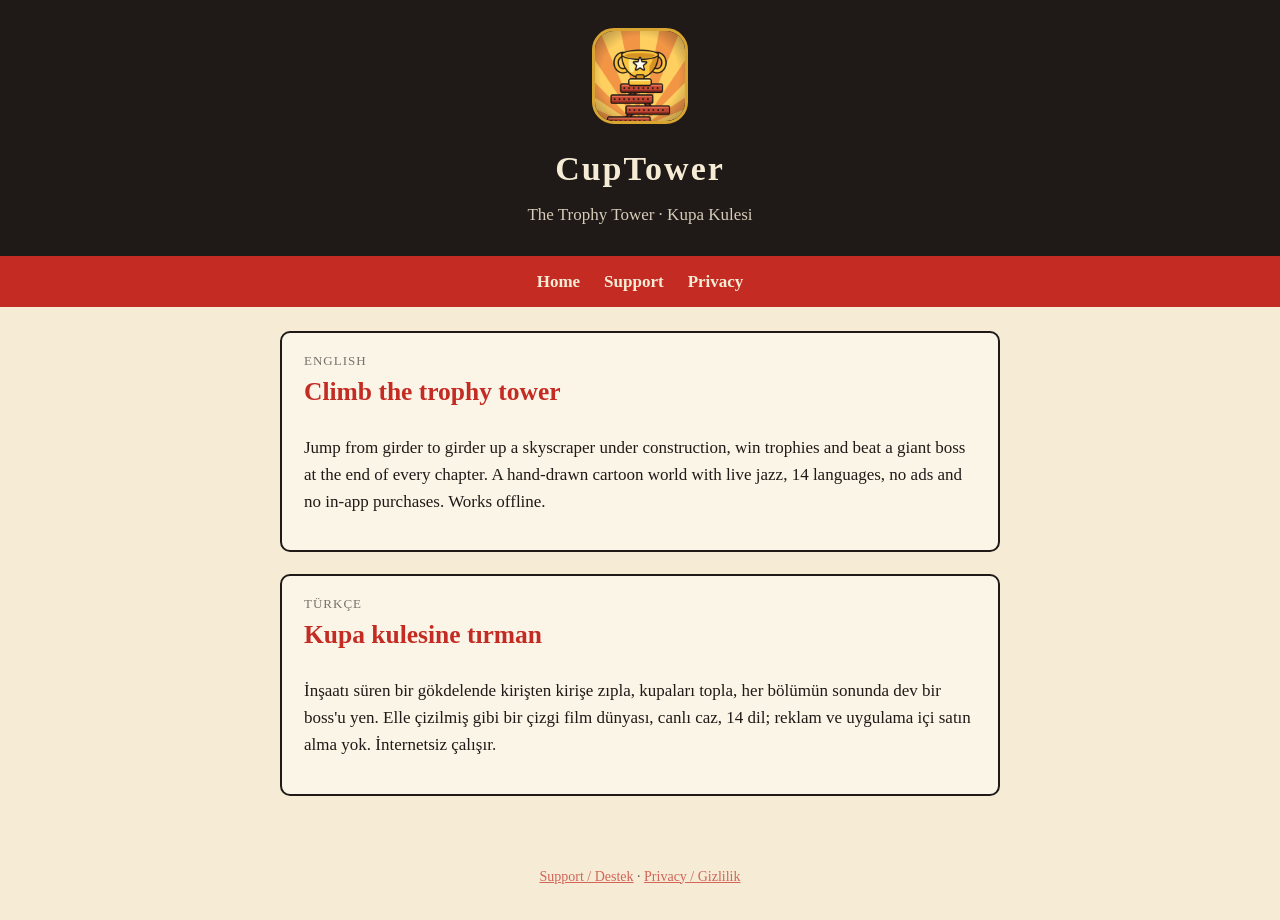
<file: site/index.html>
<!doctype html>
<html lang="en">
<head>
<meta charset="utf-8">
<meta name="viewport" content="width=device-width, initial-scale=1">
<title>CupTower</title>
<link rel="stylesheet" href="style.css">
</head>
<body>
<header><img src="icon.png" alt="CupTower icon"><h1>CupTower</h1><p>The Trophy Tower · Kupa Kulesi</p></header>
<nav><a href="index.html">Home</a><a href="support.html">Support</a><a href="privacy.html">Privacy</a></nav>
<main>
<section>
<div class="lang">English</div>
<h2>Climb the trophy tower</h2>
<p>Jump from girder to girder up a skyscraper under construction, win trophies and beat a giant boss at the end of every chapter. A hand-drawn cartoon world with live jazz, 14 languages, no ads and no in-app purchases. Works offline.</p>
</section>
<section>
<div class="lang">Türkçe</div>
<h2>Kupa kulesine tırman</h2>
<p>İnşaatı süren bir gökdelende kirişten kirişe zıpla, kupaları topla, her bölümün sonunda dev bir boss'u yen. Elle çizilmiş gibi bir çizgi film dünyası, canlı caz, 14 dil; reklam ve uygulama içi satın alma yok. İnternetsiz çalışır.</p>
</section>
</main>
<footer><a href="support.html">Support / Destek</a> · <a href="privacy.html">Privacy / Gizlilik</a></footer>
</body>
</html>
</file>
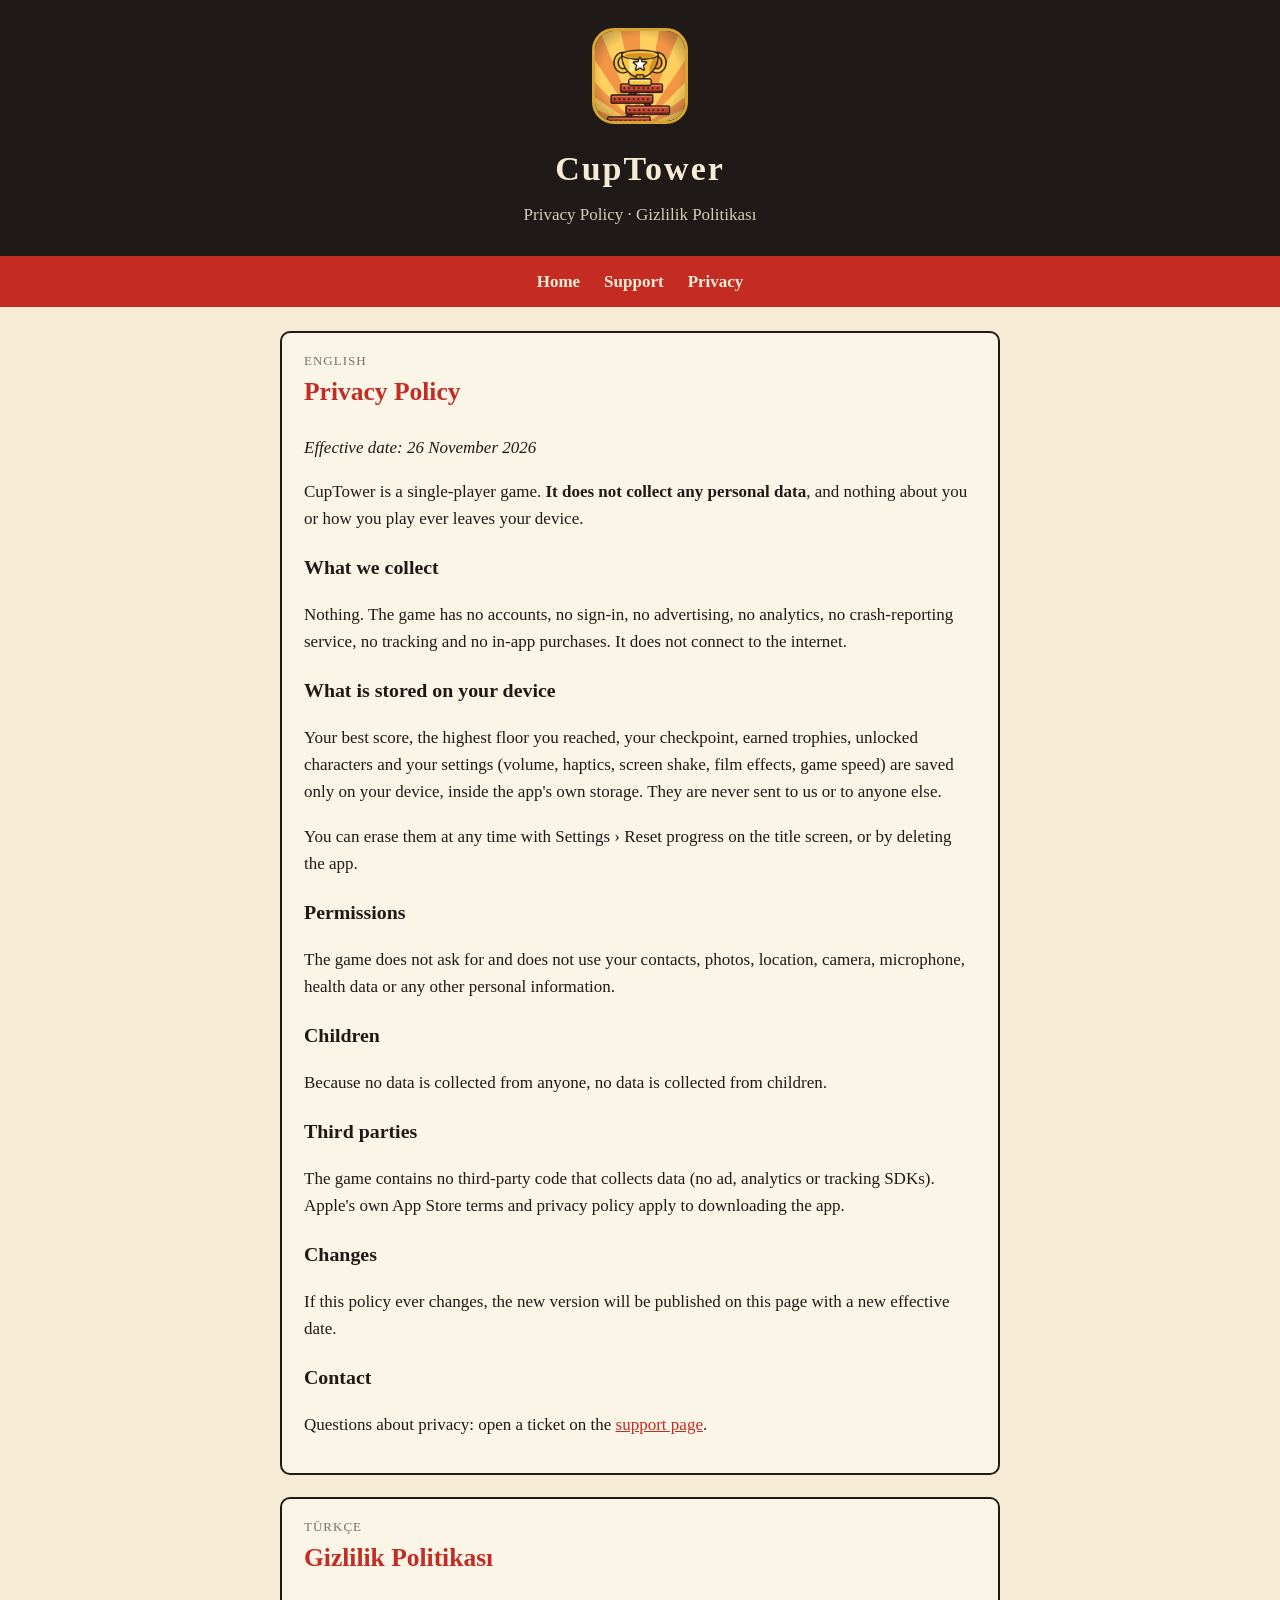
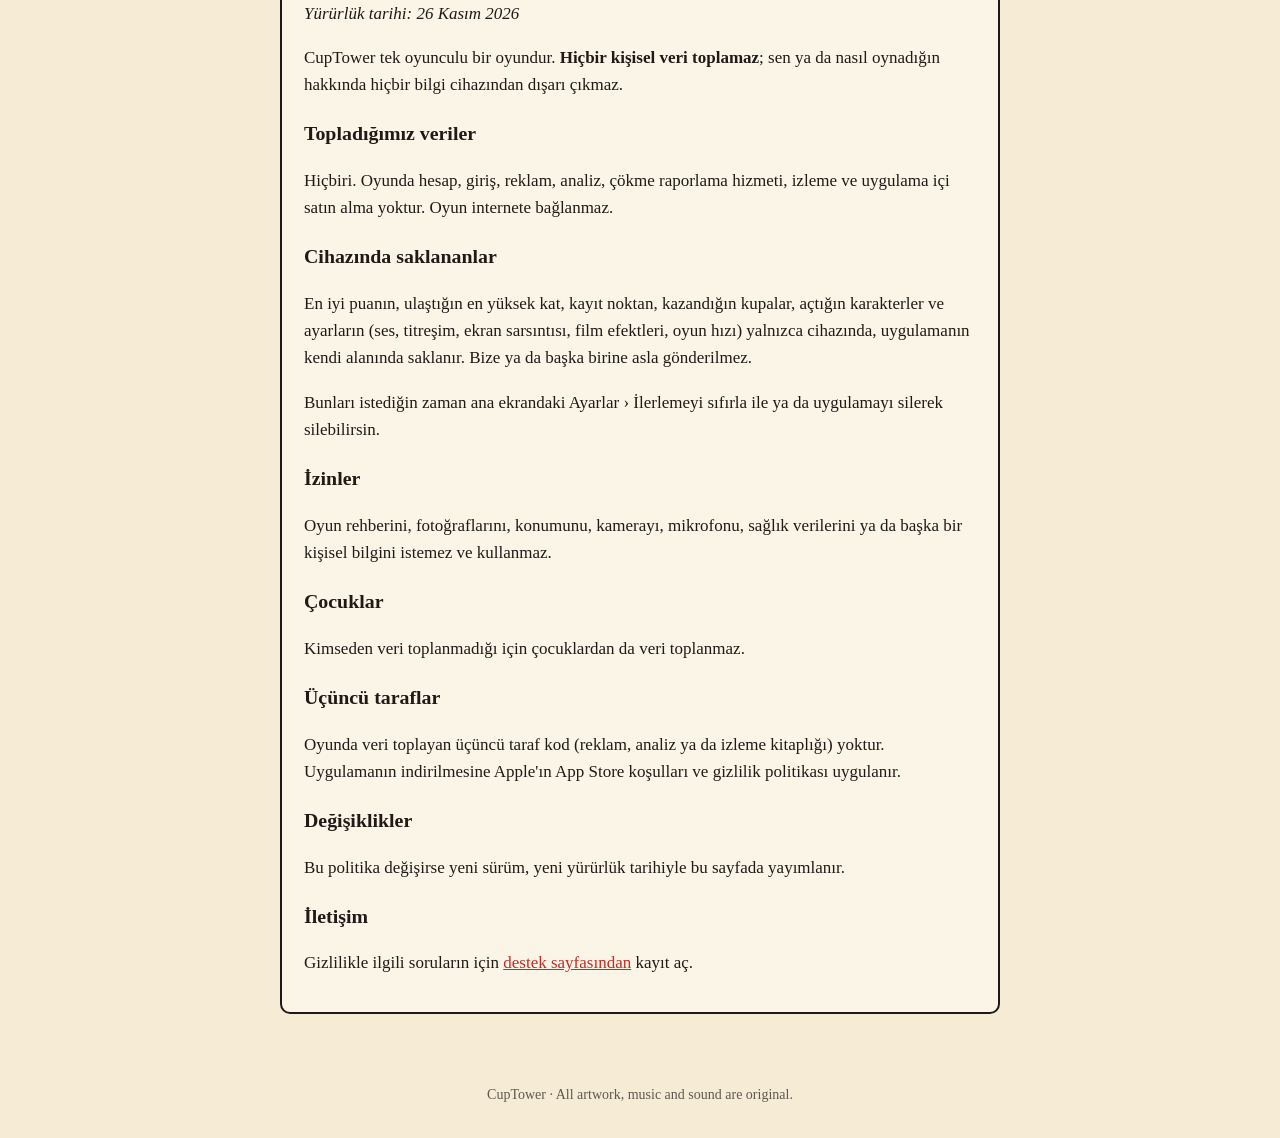
<file: site/privacy.html>
<!doctype html>
<html lang="en">
<head>
<meta charset="utf-8">
<meta name="viewport" content="width=device-width, initial-scale=1">
<title>CupTower – Privacy Policy / Gizlilik Politikası</title>
<link rel="stylesheet" href="style.css">
</head>
<body>
<header><img src="icon.png" alt="CupTower icon"><h1>CupTower</h1><p>Privacy Policy · Gizlilik Politikası</p></header>
<nav><a href="index.html">Home</a><a href="support.html">Support</a><a href="privacy.html">Privacy</a></nav>
<main>
<section>
<div class="lang">English</div>
<h2>Privacy Policy</h2>
<p><em>Effective date: 26 November 2026</em></p>
<p>CupTower is a single-player game. <strong>It does not collect any personal data</strong>, and nothing about you or how you play ever leaves your device.</p>
<h3>What we collect</h3>
<p>Nothing. The game has no accounts, no sign-in, no advertising, no analytics, no crash-reporting service, no tracking and no in-app purchases. It does not connect to the internet.</p>
<h3>What is stored on your device</h3>
<p>Your best score, the highest floor you reached, your checkpoint, earned trophies, unlocked characters and your settings (volume, haptics, screen shake, film effects, game speed) are saved only on your device, inside the app's own storage. They are never sent to us or to anyone else.</p>
<p>You can erase them at any time with Settings › Reset progress on the title screen, or by deleting the app.</p>
<h3>Permissions</h3>
<p>The game does not ask for and does not use your contacts, photos, location, camera, microphone, health data or any other personal information.</p>
<h3>Children</h3>
<p>Because no data is collected from anyone, no data is collected from children.</p>
<h3>Third parties</h3>
<p>The game contains no third-party code that collects data (no ad, analytics or tracking SDKs). Apple's own App Store terms and privacy policy apply to downloading the app.</p>
<h3>Changes</h3>
<p>If this policy ever changes, the new version will be published on this page with a new effective date.</p>
<h3>Contact</h3>
<p>Questions about privacy: open a ticket on the <a href="support.html">support page</a>.</p>
</section>
<section>
<div class="lang">Türkçe</div>
<h2>Gizlilik Politikası</h2>
<p><em>Yürürlük tarihi: 26 Kasım 2026</em></p>
<p>CupTower tek oyunculu bir oyundur. <strong>Hiçbir kişisel veri toplamaz</strong>; sen ya da nasıl oynadığın hakkında hiçbir bilgi cihazından dışarı çıkmaz.</p>
<h3>Topladığımız veriler</h3>
<p>Hiçbiri. Oyunda hesap, giriş, reklam, analiz, çökme raporlama hizmeti, izleme ve uygulama içi satın alma yoktur. Oyun internete bağlanmaz.</p>
<h3>Cihazında saklananlar</h3>
<p>En iyi puanın, ulaştığın en yüksek kat, kayıt noktan, kazandığın kupalar, açtığın karakterler ve ayarların (ses, titreşim, ekran sarsıntısı, film efektleri, oyun hızı) yalnızca cihazında, uygulamanın kendi alanında saklanır. Bize ya da başka birine asla gönderilmez.</p>
<p>Bunları istediğin zaman ana ekrandaki Ayarlar › İlerlemeyi sıfırla ile ya da uygulamayı silerek silebilirsin.</p>
<h3>İzinler</h3>
<p>Oyun rehberini, fotoğraflarını, konumunu, kamerayı, mikrofonu, sağlık verilerini ya da başka bir kişisel bilgini istemez ve kullanmaz.</p>
<h3>Çocuklar</h3>
<p>Kimseden veri toplanmadığı için çocuklardan da veri toplanmaz.</p>
<h3>Üçüncü taraflar</h3>
<p>Oyunda veri toplayan üçüncü taraf kod (reklam, analiz ya da izleme kitaplığı) yoktur. Uygulamanın indirilmesine Apple'ın App Store koşulları ve gizlilik politikası uygulanır.</p>
<h3>Değişiklikler</h3>
<p>Bu politika değişirse yeni sürüm, yeni yürürlük tarihiyle bu sayfada yayımlanır.</p>
<h3>İletişim</h3>
<p>Gizlilikle ilgili soruların için <a href="support.html">destek sayfasından</a> kayıt aç.</p>
</section>
</main>
<footer>CupTower · All artwork, music and sound are original.</footer>
</body>
</html>
</file>
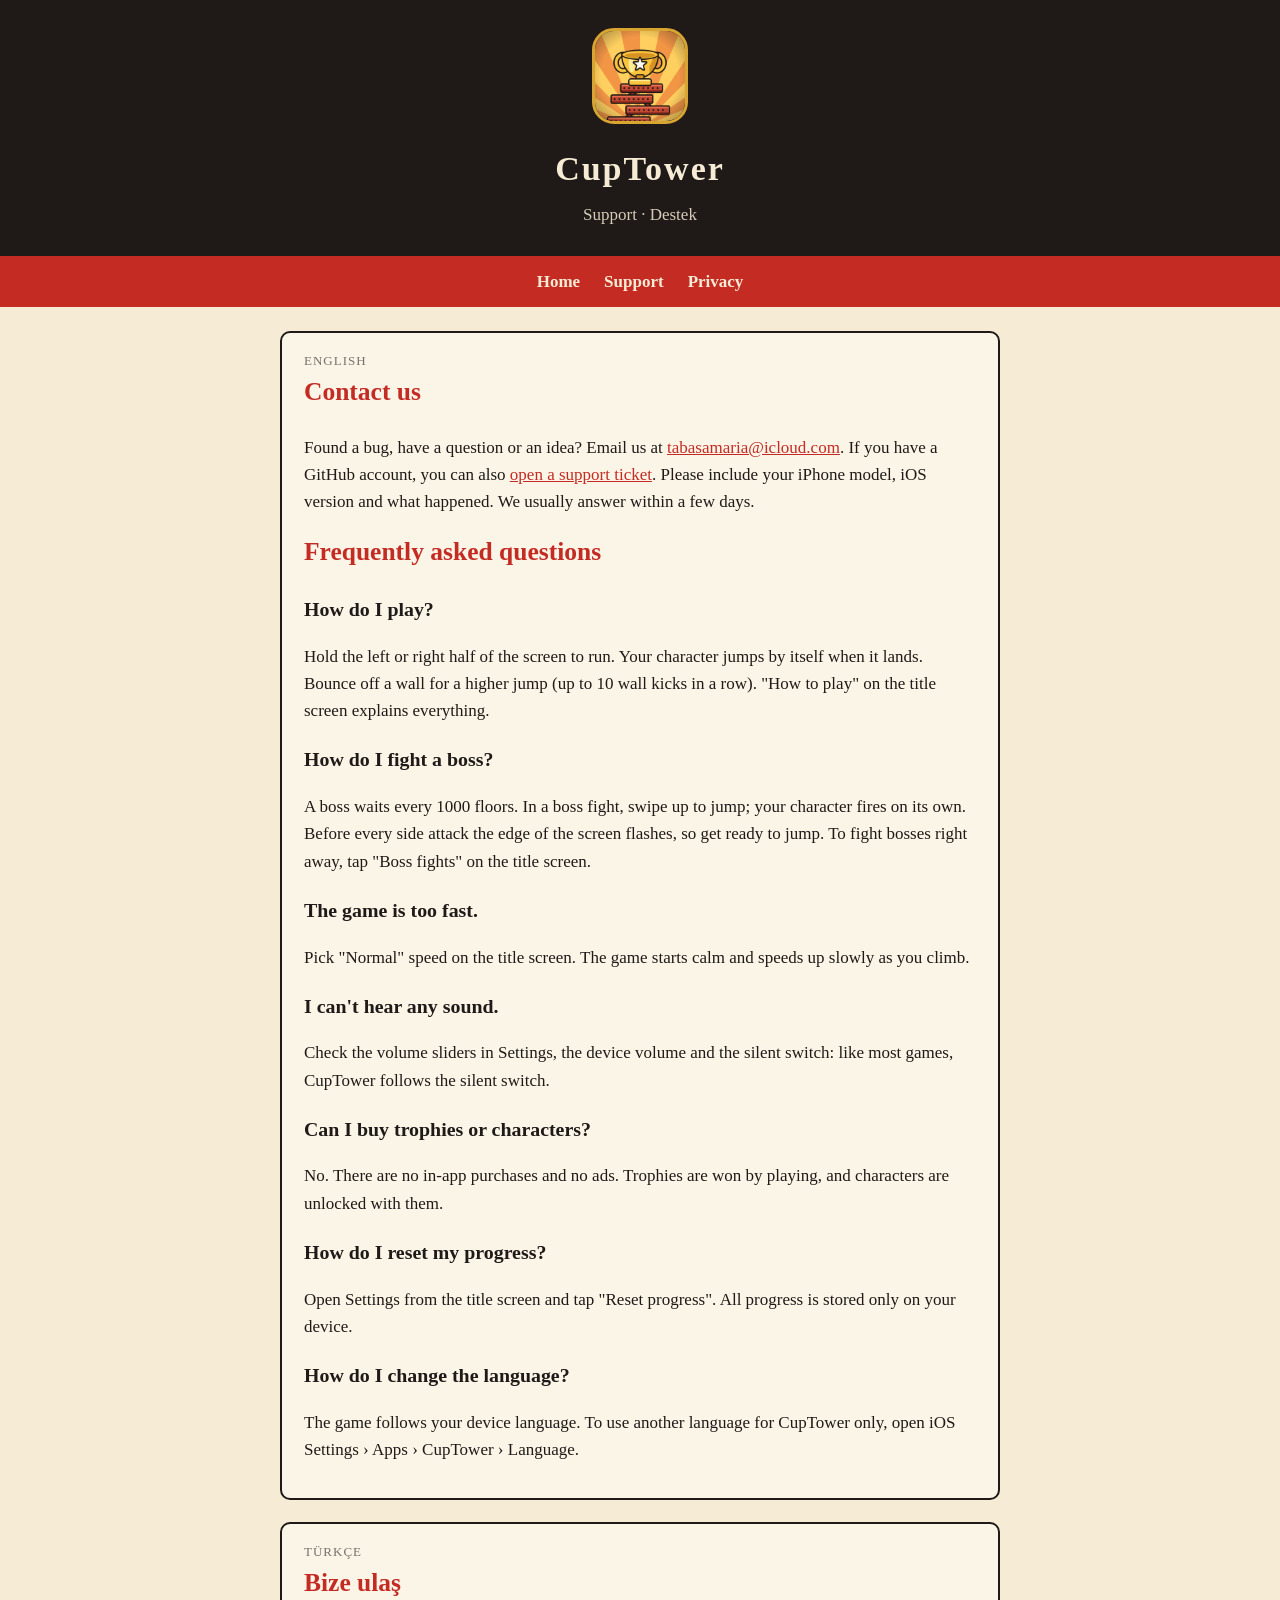
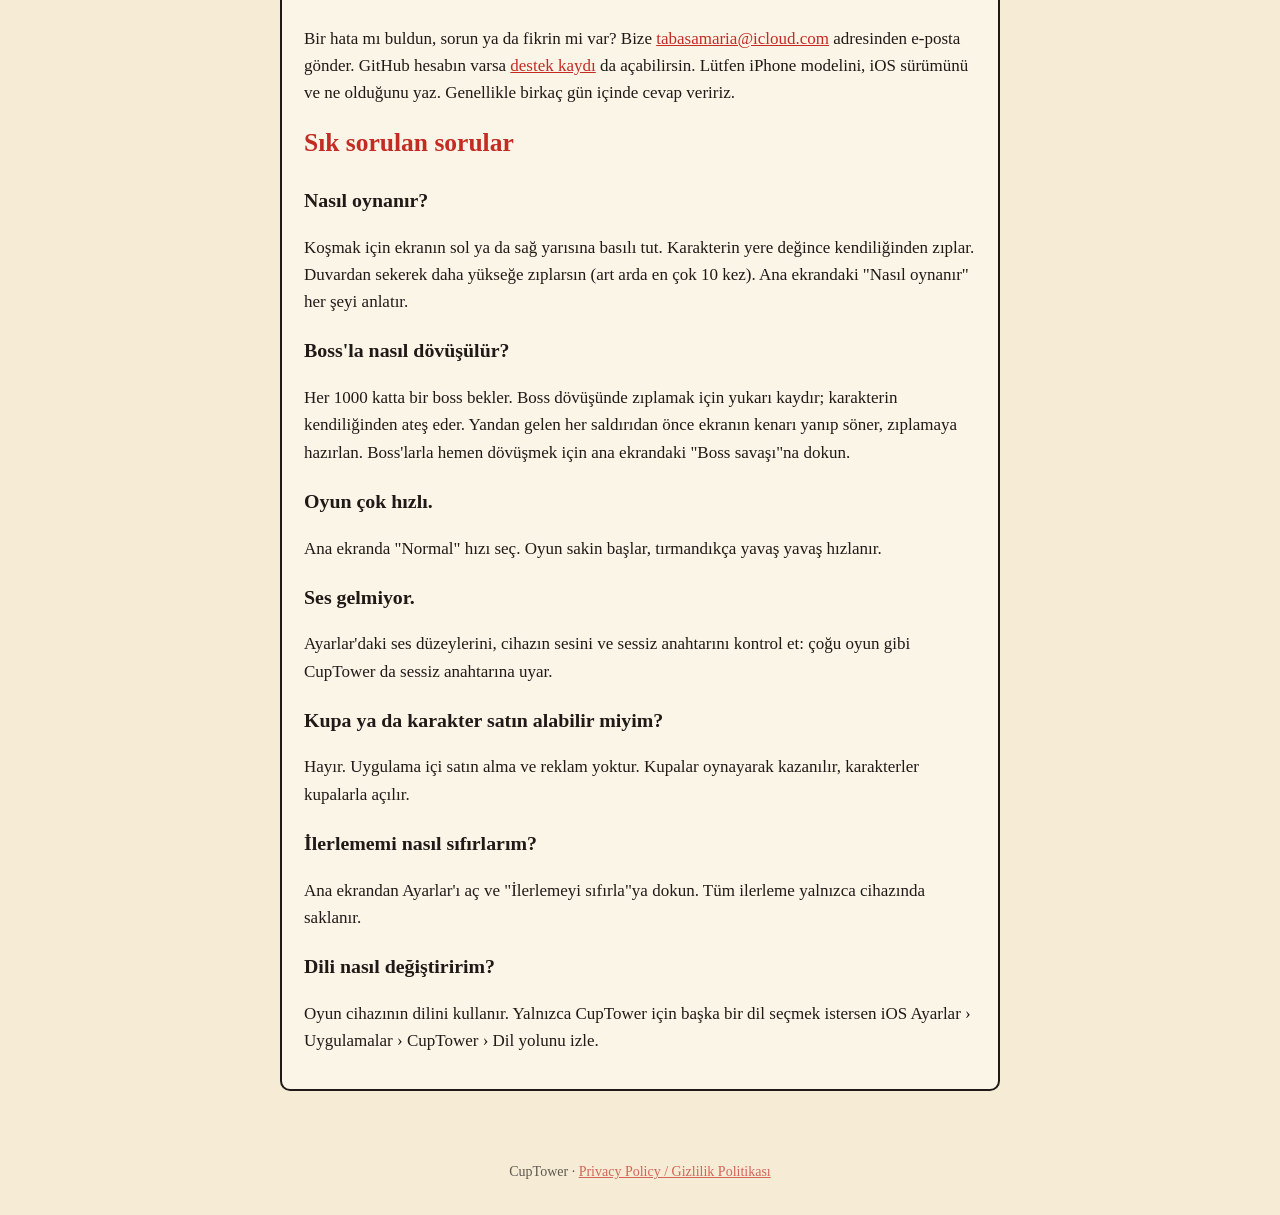
<file: site/support.html>
<!doctype html>
<html lang="en">
<head>
<meta charset="utf-8">
<meta name="viewport" content="width=device-width, initial-scale=1">
<title>CupTower – Support / Destek</title>
<link rel="stylesheet" href="style.css">
</head>
<body>
<header><img src="icon.png" alt="CupTower icon"><h1>CupTower</h1><p>Support · Destek</p></header>
<nav><a href="index.html">Home</a><a href="support.html">Support</a><a href="privacy.html">Privacy</a></nav>
<main>
<section>
<div class="lang">English</div>
<h2>Contact us</h2>
<p>Found a bug, have a question or an idea? Email us at <a href="mailto:tabasamaria@icloud.com">tabasamaria@icloud.com</a>. If you have a GitHub account, you can also <a href="https://github.com/platuk/cuptower/issues/new">open a support ticket</a>. Please include your iPhone model, iOS version and what happened. We usually answer within a few days.</p>
<h2>Frequently asked questions</h2>
<h3>How do I play?</h3>
<p>Hold the left or right half of the screen to run. Your character jumps by itself when it lands. Bounce off a wall for a higher jump (up to 10 wall kicks in a row). "How to play" on the title screen explains everything.</p>
<h3>How do I fight a boss?</h3>
<p>A boss waits every 1000 floors. In a boss fight, swipe up to jump; your character fires on its own. Before every side attack the edge of the screen flashes, so get ready to jump. To fight bosses right away, tap "Boss fights" on the title screen.</p>
<h3>The game is too fast.</h3>
<p>Pick "Normal" speed on the title screen. The game starts calm and speeds up slowly as you climb.</p>
<h3>I can't hear any sound.</h3>
<p>Check the volume sliders in Settings, the device volume and the silent switch: like most games, CupTower follows the silent switch.</p>
<h3>Can I buy trophies or characters?</h3>
<p>No. There are no in-app purchases and no ads. Trophies are won by playing, and characters are unlocked with them.</p>
<h3>How do I reset my progress?</h3>
<p>Open Settings from the title screen and tap "Reset progress". All progress is stored only on your device.</p>
<h3>How do I change the language?</h3>
<p>The game follows your device language. To use another language for CupTower only, open iOS Settings › Apps › CupTower › Language.</p>
</section>
<section>
<div class="lang">Türkçe</div>
<h2>Bize ulaş</h2>
<p>Bir hata mı buldun, sorun ya da fikrin mi var? Bize <a href="mailto:tabasamaria@icloud.com">tabasamaria@icloud.com</a> adresinden e-posta gönder. GitHub hesabın varsa <a href="https://github.com/platuk/cuptower/issues/new">destek kaydı</a> da açabilirsin. Lütfen iPhone modelini, iOS sürümünü ve ne olduğunu yaz. Genellikle birkaç gün içinde cevap veririz.</p>
<h2>Sık sorulan sorular</h2>
<h3>Nasıl oynanır?</h3>
<p>Koşmak için ekranın sol ya da sağ yarısına basılı tut. Karakterin yere değince kendiliğinden zıplar. Duvardan sekerek daha yükseğe zıplarsın (art arda en çok 10 kez). Ana ekrandaki "Nasıl oynanır" her şeyi anlatır.</p>
<h3>Boss'la nasıl dövüşülür?</h3>
<p>Her 1000 katta bir boss bekler. Boss dövüşünde zıplamak için yukarı kaydır; karakterin kendiliğinden ateş eder. Yandan gelen her saldırıdan önce ekranın kenarı yanıp söner, zıplamaya hazırlan. Boss'larla hemen dövüşmek için ana ekrandaki "Boss savaşı"na dokun.</p>
<h3>Oyun çok hızlı.</h3>
<p>Ana ekranda "Normal" hızı seç. Oyun sakin başlar, tırmandıkça yavaş yavaş hızlanır.</p>
<h3>Ses gelmiyor.</h3>
<p>Ayarlar'daki ses düzeylerini, cihazın sesini ve sessiz anahtarını kontrol et: çoğu oyun gibi CupTower da sessiz anahtarına uyar.</p>
<h3>Kupa ya da karakter satın alabilir miyim?</h3>
<p>Hayır. Uygulama içi satın alma ve reklam yoktur. Kupalar oynayarak kazanılır, karakterler kupalarla açılır.</p>
<h3>İlerlememi nasıl sıfırlarım?</h3>
<p>Ana ekrandan Ayarlar'ı aç ve "İlerlemeyi sıfırla"ya dokun. Tüm ilerleme yalnızca cihazında saklanır.</p>
<h3>Dili nasıl değiştiririm?</h3>
<p>Oyun cihazının dilini kullanır. Yalnızca CupTower için başka bir dil seçmek istersen iOS Ayarlar › Uygulamalar › CupTower › Dil yolunu izle.</p>
</section>
</main>
<footer>CupTower · <a href="privacy.html">Privacy Policy / Gizlilik Politikası</a></footer>
</body>
</html>
</file>
<file: site/style.css>
:root { --ink: #1f1a17; --cream: #f6ecd6; --paper: #fbf5e8; --red: #c32b23; --gold: #d9a531; }
* { box-sizing: border-box; }
body { margin: 0; background: var(--cream); color: var(--ink); font: 17px/1.6 Georgia, "Times New Roman", serif; }
header { background: var(--ink); color: var(--cream); padding: 28px 20px; text-align: center; }
header img { width: 96px; height: 96px; border-radius: 22px; border: 3px solid var(--gold); }
header h1 { margin: 10px 0 0; font-size: 34px; letter-spacing: 2px; }
header p { margin: 4px 0 0; opacity: .85; }
nav { text-align: center; padding: 12px; background: var(--red); }
nav a { color: var(--cream); margin: 0 12px; font-weight: bold; text-decoration: none; }
main { max-width: 760px; margin: 0 auto; padding: 24px 20px 48px; }
section { background: var(--paper); border: 2px solid var(--ink); border-radius: 10px; padding: 18px 22px; margin: 0 0 22px; }
h2 { margin-top: 0; color: var(--red); }
h3 { margin-bottom: 4px; }
a { color: var(--red); }
.lang { font-size: 13px; letter-spacing: 1px; text-transform: uppercase; opacity: .6; }
footer { text-align: center; font-size: 14px; opacity: .7; padding: 0 20px 32px; }
</file>
